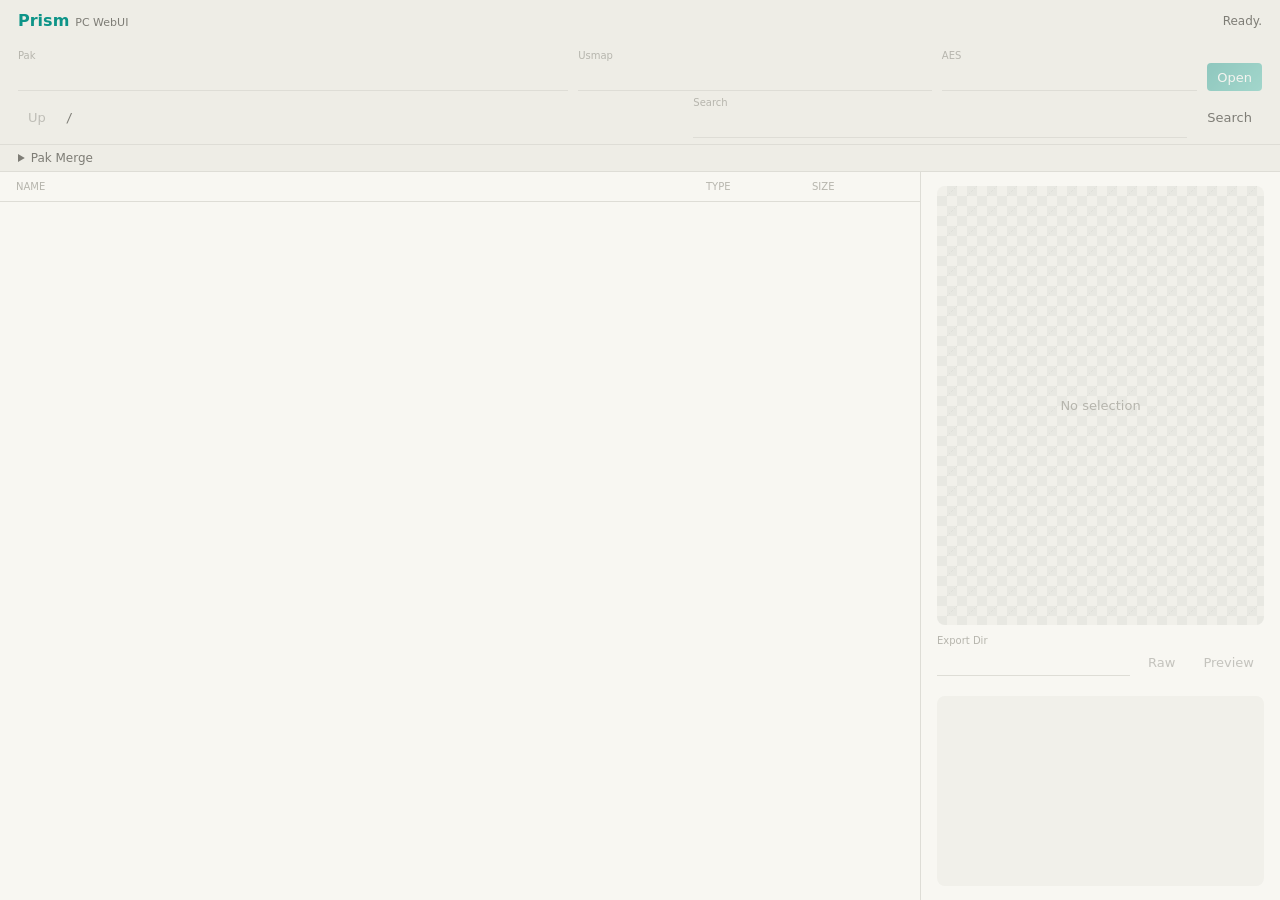
<file: Prism.PC/wwwroot/index.html>
<!doctype html>
<html lang="zh-CN">
<head>
  <meta charset="utf-8" />
  <meta name="viewport" content="width=device-width, initial-scale=1" />
  <title>Prism PC</title>
  <link rel="stylesheet" href="styles.css" />
</head>
<body>
  <div class="app">
    <header class="topbar">
      <div class="brand">
        <h1>Prism</h1>
        <span>PC WebUI</span>
      </div>
      <div id="status" class="status">Ready.</div>
    </header>
    <div class="progress"></div>

    <section class="toolbar">
      <div class="toolbar-row">
        <label class="path-field wide">
          <span>Pak</span>
          <input id="pakPath" autocomplete="off" spellcheck="false" />
        </label>
        <label class="path-field">
          <span>Usmap</span>
          <input id="usmapPath" autocomplete="off" spellcheck="false" />
        </label>
        <label class="path-field aes">
          <span>AES</span>
          <input id="aesKey" autocomplete="off" spellcheck="false" />
        </label>
        <button id="openPak" class="btn primary">Open</button>
      </div>

      <div class="toolbar-row compact">
        <button id="upFolder" class="btn" disabled>Up</button>
        <div id="currentPath" class="current-path">/</div>
        <label class="search-field">
          <span>Search</span>
          <input id="searchText" autocomplete="off" spellcheck="false" />
        </label>
        <button id="searchButton" class="btn">Search</button>
      </div>

      <details class="merge-box">
        <summary>Pak Merge</summary>
        <div class="merge-grid">
          <label class="path-field">
            <span>Second Pak</span>
            <input id="mergePakPath" autocomplete="off" spellcheck="false" />
          </label>
          <label class="path-field">
            <span>Output</span>
            <input id="mergeOutputPath" autocomplete="off" spellcheck="false" />
          </label>
          <label class="check">
            <input id="replaceConflicts" type="checkbox" checked />
            <span>Use second on conflict</span>
          </label>
          <label class="check">
            <input id="askConflicts" type="checkbox" checked />
            <span>Ask before conflict replace</span>
          </label>
          <label class="check">
            <input id="oodleCompression" type="checkbox" />
            <span>Oodle</span>
          </label>
          <button id="inspectMerge" class="btn">Inspect</button>
          <button id="buildMerge" class="btn primary">Build Merged</button>
        </div>
        <pre id="mergeResult" class="merge-result"></pre>
      </details>
    </section>

    <main class="main">
      <section class="browse">
        <div class="list-head">
          <span>Name</span>
          <span>Type</span>
          <span>Size</span>
        </div>
        <div id="entryList" class="list"></div>
      </section>

      <aside class="detail">
        <div class="preview-box">
          <div id="previewStage" class="preview-stage">
            <span class="preview-hint">No selection</span>
          </div>
        </div>
        <div class="detail-actions">
          <label class="path-field export">
            <span>Export Dir</span>
            <input id="exportDirectory" autocomplete="off" spellcheck="false" />
          </label>
          <button id="exportRaw" class="btn" disabled>Raw</button>
          <button id="exportPreview" class="btn" disabled>Preview</button>
        </div>
        <div class="selected-path" id="selectedPath"></div>
        <div id="details" class="details"></div>
      </aside>
    </main>
  </div>
  <script src="app.js"></script>
</body>
</html>
</file>
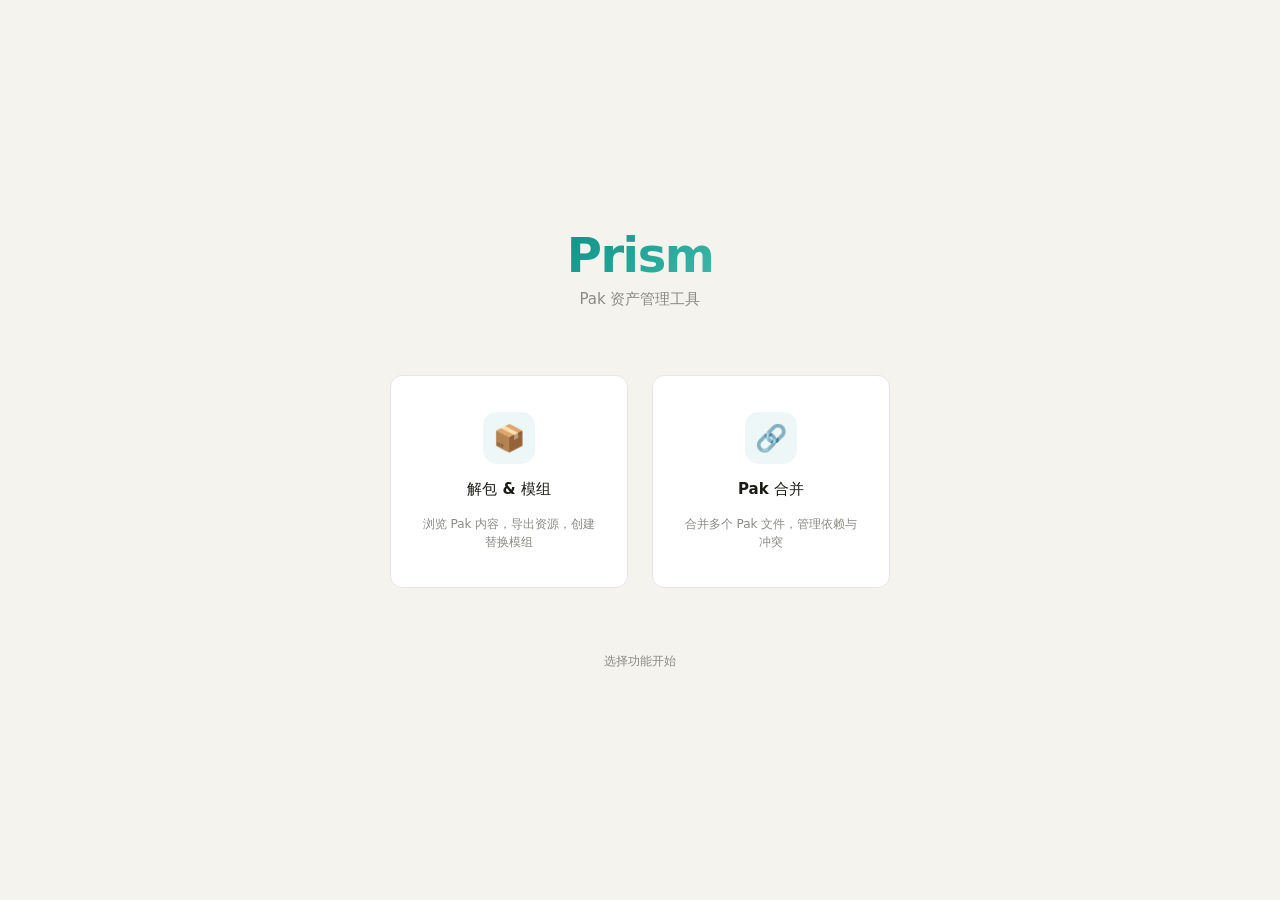
<file: Prism/Resources/mainwebview.html>
<!doctype html>
<html lang="zh-CN">

<head>
    <meta charset="utf-8" />
    <meta name="viewport" content="width=device-width, initial-scale=1.0, user-scalable=no, viewport-fit=cover" />
    <title>Prism</title>
    <style>
        /* ── 变量 ── */
        :root {
          --bg:      #f5f3ee;
          --surface: #faf9f6;
          --card:    #ffffff;
          --text:    #1a1a16;
          --text2:   #8a8982;
          --text3:   #bfbeb6;
          --divider: #e8e6e0;
          --radius:  12px;
          --radius-sm: 8px;
          --font:    "Noto Sans SC","HarmonyOS Sans","PingFang SC",system-ui,sans-serif;
          --mono:    "JetBrains Mono","Fira Code",monospace;
          --accent:    #0d9488;
          --accent-2:  #3cb8a8;
          --accent-l:  rgba(13,148,136,.07);
          --accent-g:  linear-gradient(135deg,#0d9488,#3cb8a8);
          --shadow-sm: 0 1px 3px rgba(0,0,0,.04);
          --shadow-md: 0 4px 16px rgba(0,0,0,.06);
        }
        
        * { box-sizing:border-box; min-width:0; margin:0; padding:0; }
        html { font-size:clamp(13px,2.5vw,15px); }
        body {
          color:var(--text); background:var(--bg);
          font-family:var(--font); font-weight:400; line-height:1.55;
          -webkit-font-smoothing:antialiased;
          height:100vh; height:100dvh; overflow:hidden;
        }
        button,input,select,textarea{ font:inherit; max-width:100%; }
        button{ cursor:pointer; border:0; background:none; color:inherit; font-weight:400; }
        input,select,textarea{ outline:none; border:1px solid var(--divider); border-radius:var(--radius-sm);
          background:var(--card); padding:8px 12px; font-size:13px; color:var(--text);
          transition:border-color .2s;
        }
        input:focus,select:focus,textarea:focus { border-color:var(--accent); }
        input::placeholder { color:var(--text3); }
        
        .app { width:100%; height:100vh; height:100dvh; max-width:1200px; margin:0 auto; display:flex; flex-direction:column; overflow:hidden; }
        
        /* ── 进度条 ── */
        .progress {
          flex:0 0 auto; height:0; overflow:hidden; background:transparent;
          transition:height .15s;
        }
        body.busy .progress { height:2px; }
        .progress::after {
          content:""; display:block; height:100%; width:30%;
          background:var(--accent); opacity:.5;
          animation:slide 1.2s ease-in-out infinite;
        }
        @keyframes slide { 0%{transform:translateX(-120%)} 50%{transform:translateX(100%)} 100%{transform:translateX(350%)} }
        
        /* ── 百分比进度条 ── */
        .progress.fake-pct-bar::after {
          animation: none;
          width: var(--pct, 0%);
          opacity: 0.8;
          transition: width 0.25s ease-out;
        }
        
        /* ── 视图切换 ── */
        .view { flex:1; display:flex; flex-direction:column; overflow:hidden; position:relative; }
        .view-hidden { display:none !important; }
        .view.slide-in  { animation:slideIn  .28s ease forwards; }
        .view.slide-out { animation:slideOut .28s ease forwards; pointer-events:none; }
        @keyframes slideIn  { from{ transform:translateX(60px); opacity:0; } to{ transform:translateX(0); opacity:1; } }
        @keyframes slideOut { from{ transform:translateX(0);    opacity:1; } to{ transform:translateX(-60px); opacity:0; } }
        
        /* ═══════════════════════ 主页 ═══════════════════════ */
        .home {
          flex:1; display:flex; flex-direction:column; align-items:center; justify-content:center;
          gap:64px; padding:10vh 24px; overflow-y:auto;
        }
        .home-brand { text-align:center; }
        .home-brand h1 {
          font-size:clamp(32px,6vw,48px); font-weight:550; letter-spacing:-.03em; line-height:1.1;
          background:var(--accent-g); -webkit-background-clip:text; -webkit-text-fill-color:transparent; background-clip:text;
        }
        .home-brand p { font-size:15px; color:var(--text2); margin-top:6px; }
        .home-cards { display:grid; grid-template-columns:1fr 1fr; gap:24px; width:100%; max-width:500px; }
        @media (max-width:500px) { .home-cards { grid-template-columns:1fr; max-width:300px; } }
        .home-card {
          display:flex; flex-direction:column; align-items:center; gap:14px;
          padding:36px 28px; background:var(--card); border-radius:var(--radius);
          border:1px solid var(--divider);
          text-align:center; cursor:pointer;
          transition:border-color .2s;
        }
        .home-card:hover { border-color:var(--accent-2); }
        .home-card .card-icon {
          width:52px; height:52px; border-radius:14px; display:grid; place-items:center;
          font-size:26px; background:var(--accent-l); color:var(--accent);
        }
        .home-card h3 { font-size:15px; font-weight:550; color:var(--text); }
        .home-card p { font-size:12px; color:var(--text2); line-height:1.5; max-width:200px; }
        .home-status { font-size:12px; color:var(--text2); text-align:center; }
        body.busy .home-status { color:var(--accent); }

        /* ═══════════════════════ 工作区 ═══════════════════════ */
        .ws-top {
          flex:0 0 auto; display:flex; align-items:center; gap:10px;
          padding:8px 18px; border-bottom:1px solid var(--divider);
        }
        .ws-top .back-btn {
          font-size:15px; color:var(--text3); width:28px; height:28px; display:grid; place-items:center;
          border-radius:var(--radius-sm); transition:color .15s, background .15s;
        }
        .ws-top .back-btn:hover { color:var(--accent); }
        .ws-top .ws-title { font-size:13px; font-weight:550; color:var(--text); }
        .ws-top .spacer { flex:1; }
        .ws-top .ws-status { font-size:10px; color:var(--text3); }
        body.busy .ws-status { color:var(--accent); }
        .ws-top .search-wrap { display:flex; align-items:center; gap:4px; }
        .ws-top .search-wrap input { width:110px; padding:4px 8px; font-size:11px; }

        /* 标签栏 */
        .ws-tabs {
          flex:0 0 auto; display:flex; align-items:center; gap:0;
          padding:6px 18px 0; font-size:12px;
        }
        .ws-tabs button {
          font-size:12px; color:var(--text2); padding:5px 14px;
          border-radius:var(--radius-sm) var(--radius-sm) 0 0;
          transition:color .15s; white-space:nowrap; flex-shrink:0;
        }
        .ws-tabs button.active { color:var(--accent); background:var(--card); font-weight:550; }
        .ws-tabs button:hover:not(.active) { color:var(--text); }
        .ws-tabs .spacer { flex:1; }
        .browse-actions { display:flex; align-items:center; gap:5px; padding-right:6px; }
        .browse-actions select { font-size:11px; padding:3px 6px; max-width:100px; }
        .browse-actions.hidden { display:none; }

        /* 主内容 */
        .ws-body { flex:1; display:flex; overflow:hidden; position:relative; background:var(--card); border-radius:0 var(--radius) var(--radius) var(--radius); }

        /* 配置面板 */
        .config-panel { flex:1; min-width:0; overflow-y:auto; padding:24px; }
        .config-panel.panel-hidden { display:none !important; }
        .config-card { max-width:480px; background:var(--bg); border-radius:var(--radius); padding:20px 24px; margin-bottom:0; }
        .config-section { margin-bottom:16px; }
        .config-section:last-child { margin-bottom:0; }
        .config-label { font-size:11px; font-weight:500; color:var(--text3); margin-bottom:6px; text-transform:uppercase; letter-spacing:.5px; }
        .config-row { display:flex; align-items:center; gap:10px; flex-wrap:wrap; }
        .config-card .chip { font-size:12px; color:var(--text2); padding:4px 10px; background:var(--card); border-radius:99px; white-space:nowrap; max-width:200px; overflow:hidden; text-overflow:ellipsis; }
        .config-card .chip.empty { color:var(--text3); }
        .config-actions { padding-top:4px; }
        .config-actions .btn-pri { padding:8px 24px; font-size:13px; }

        /* 浏览页 */
        .browse-panel { flex:1; min-width:0; display:flex; flex-direction:column; overflow:hidden; }
        .browse-panel.panel-hidden { display:none !important; }
        .pathbar {
          flex:0 0 auto; display:flex; align-items:center; gap:8px; flex-wrap:wrap;
          padding:8px 16px; border-bottom:1px solid var(--divider); font-size:12px;
        }
        .pathbar .path {
          flex:1; font-size:12px; color:var(--text3);
          overflow:hidden; text-overflow:ellipsis; white-space:nowrap; min-width:40px;
        }
        .pathbar select { font-size:11px; padding:5px 8px; max-width:130px; }
        .file-list { flex:1; overflow-y:auto; overflow-x:hidden; padding:6px 10px; -webkit-overflow-scrolling:touch; }
        .file-list::-webkit-scrollbar { width:4px; }
        .file-list::-webkit-scrollbar-track { background:transparent; }
        .file-list::-webkit-scrollbar-thumb { background:var(--divider); border-radius:99px; }

        .row {
          width:100%; display:flex; align-items:center; gap:10px;
          padding:10px 14px; border-radius:var(--radius-sm); text-align:left; position:relative;
          transition:background .15s;
        }
        .row:hover { background:var(--accent-l); }
        .row.selected { background:var(--accent-l); }
        .row.selected .info .name { color:var(--accent); }
        .row.selected::before {
          content:''; position:absolute; left:0; top:50%; transform:translateY(-50%);
          width:2px; height:20px; border-radius:99px; background:var(--accent);
        }
        .row .prefix { flex:0 0 auto; font-size:10px; font-weight:500; color:var(--text3); min-width:28px; text-align:center; }
        .row .thumb { flex:0 0 auto; width:38px; height:38px; object-fit:contain; border:1px solid var(--divider); border-radius:6px; background:#fff; }
        .row .info { flex:1; min-width:0; }
        .row .info .name { font-size:13px; font-weight:550; overflow:hidden; text-overflow:ellipsis; white-space:nowrap; }
        .row .info .meta { font-size:11px; color:var(--text3); margin-top:2px; }
        .row .type-tag { flex:0 0 auto; font-size:10px; color:var(--text3); }

        /* 底部预览面板 */
        .preview-sheet {
          flex:0 0 auto;
          background:var(--card); border-top:1px solid var(--divider);
          box-shadow:0 -4px 20px rgba(0,0,0,.06);
          max-height:48px; overflow:hidden;
          transition:max-height .35s cubic-bezier(0.16,1,0.3,1);
          display:flex; flex-direction:column;
        }
        .preview-sheet.open { max-height:max(200px,38vh); }
        .preview-sheet.collapsed { max-height:0; border-top:none; box-shadow:none; }
        .preview-sheet-header {
          flex:0 0 auto; display:flex; align-items:center; gap:10px;
          padding:10px 16px; border-bottom:1px solid var(--divider);
          user-select:none; -webkit-user-select:none;
          touch-action:none;
        }
        .preview-sheet-header .sheet-handle {
          width:32px; height:4px; background:var(--divider); border-radius:99px;
          flex:0 0 auto;
        }
        .preview-sheet-header .sheet-title { font-size:13px; font-weight:550; flex:1; overflow:hidden; text-overflow:ellipsis; white-space:nowrap; }
        .preview-sheet-header .sheet-close {
          font-size:18px; color:var(--text2); width:30px; height:30px; display:grid; place-items:center;
          border-radius:var(--radius-sm); transition:color .15s, background .15s;
          flex:0 0 auto;
        }
        .preview-sheet-header .sheet-close:hover { color:var(--accent); background:var(--accent-l); }
        .preview-sheet-body {
          flex:1 1 auto; display:flex; flex-direction:column; gap:8px; padding:8px 12px; overflow:hidden; min-height:0;
        }
        .preview-sheet-body .preview-img {
          flex:1 1 auto; min-height:120px; display:grid; place-items:center;
          background:var(--bg); border-radius:var(--radius-sm); overflow:hidden; position:relative;
          touch-action:manipulation;
        }
        .preview-sheet-body .preview-img img { max-width:100%; max-height:100%; object-fit:contain; user-select:none; }
        .preview-sheet-body .preview-meta { flex:0 0 auto; display:flex; gap:16px; flex-wrap:wrap; padding:4px 6px; }
        .preview-sheet-body .preview-meta .meta-line { font-size:11px; color:var(--text2); }
        .preview-sheet-footer {
          flex:0 0 auto; display:flex; gap:6px; flex-wrap:wrap; padding:8px 16px 12px; border-top:1px solid var(--divider);
        }

        /* 替换页 */
        .patch-panel { flex:1; min-width:0; display:flex; flex-direction:column; overflow:hidden; }
        .patch-panel.panel-hidden { display:none !important; }
        .patch-top { flex:0 0 auto; display:flex; align-items:center; gap:8px; padding:10px 16px; border-bottom:1px solid var(--divider); flex-wrap:wrap; }
        .patch-top .title { flex:1; font-size:14px; font-weight:550; }
        .patch-top .title span { font-size:11px; color:var(--text2); font-weight:400; }
        .patch-body { flex:1; display:flex; overflow:hidden; }
        .patch-list { flex:0 0 240px; overflow-y:auto; padding:6px 8px; border-right:1px solid var(--divider); -webkit-overflow-scrolling:touch; }
        .patch-item {
          width:100%; display:flex; flex-direction:column; gap:2px;
          padding:10px 12px; border-radius:var(--radius-sm); text-align:left; position:relative;
          transition:background .15s;
        }
        .patch-item:active { background:rgba(0,0,0,.015); transition:background .04s; }
        .patch-item:hover { background:var(--accent-l); }
        .patch-item.active { background:var(--accent-l); }
        .patch-item.active strong { color:var(--accent); }
        .patch-item.active::before { content:''; position:absolute; left:0; top:50%; transform:translateY(-50%); width:2px; height:20px; border-radius:99px; background:var(--accent); }
        .patch-item strong { font-size:12px; font-weight:550; overflow:hidden; text-overflow:ellipsis; white-space:nowrap; }
        .patch-item .meta { font-size:10px; color:var(--text2); }
        .patch-st { font-size:9px; color:var(--text2); }
        .patch-st.ok { color:var(--accent); }
        .patch-st.err { color:#b43a2a; }
        .patch-detail { flex:1; min-width:0; display:flex; flex-direction:column; gap:10px; padding:14px 16px; overflow-y:auto; }
        .patch-previews { display:grid; grid-template-columns:1fr 1fr; gap:10px; }
        .patch-card { min-height:160px; display:flex; flex-direction:column; gap:6px; padding:10px; border-radius:var(--radius-sm); background:var(--bg); overflow:hidden; }
        .patch-card strong { font-size:10px; color:var(--text3); font-weight:400; text-transform:uppercase; letter-spacing:.04em; }
        .patch-card .frame { flex:1; min-height:0; display:grid; place-items:center; overflow:hidden; }
        .patch-card .frame img { max-width:100%; max-height:100%; object-fit:contain; }
        .patch-card .frame audio { max-width:100%; }

        /* ═══════════════════════ 按钮 ═══════════════════════ */
        .btn {
          display:inline-flex; align-items:center; justify-content:center; gap:4px;
          padding:6px 12px; border-radius:var(--radius-sm);
          font-size:12px; font-weight:400; white-space:nowrap; color:var(--text2);
          background:var(--bg); transition:color .15s, background .1s;
        }
        .btn:hover { color:var(--text); background:var(--accent-l); }
        .btn-pri { color:#fff; background:var(--accent); }
        .btn-pri:hover { background:var(--accent-2); }
        .btn-pri:disabled { background:var(--divider); color:var(--text3); pointer-events:none; }
        .btn-acc { color:var(--accent); background:var(--accent-l); }
        .btn-acc:hover { color:#fff; background:var(--accent); }
        .btn:disabled { color:var(--text3); pointer-events:none; background:var(--bg); }
        .btn-sm { font-size:11px; padding:4px 10px; }
        .btn-xs { font-size:10px; padding:3px 8px; }
        .inline-label {
          display:inline-flex; align-items:center; gap:4px; cursor:pointer;
          font-size:11px; color:var(--text2); white-space:nowrap;
        }
        .inline-label input[type="checkbox"] { width:15px; height:15px; accent-color:var(--accent); }

        /* ═══════════════════════ 合并页 ═══════════════════════ */
        .merge-page {
          flex:1; display:flex; flex-direction:column; overflow-y:auto; padding:36px 24px;
        }
        .merge-header { display:flex; align-items:center; gap:12px; margin-bottom:32px; }
        .merge-header .back-btn {
          font-size:16px; color:var(--text3); width:30px; height:30px; display:grid; place-items:center;
          border-radius:var(--radius-sm); transition:color .15s;
        }
        .merge-header .back-btn:hover { color:var(--accent); }
        .merge-header h2 { font-size:18px; font-weight:550; }
        .merge-card {
          max-width:480px; width:100%; margin:0 auto;
          background:var(--card); border:1px solid var(--divider); border-radius:var(--radius);
          padding:28px; box-shadow:var(--shadow-sm);
          display:flex; flex-direction:column; gap:16px;
        }
        .merge-card label { font-size:12px; color:var(--text2); display:flex; flex-direction:column; gap:4px; }
        .merge-card label span { font-weight:550; color:var(--text); }
        .merge-card .chip-row { display:flex; align-items:center; gap:8px; flex-wrap:wrap; }
        .merge-card .chip { font-size:12px; color:var(--text2); padding:4px 10px; background:var(--bg); border-radius:99px; }
        .merge-card .chip.empty { color:var(--text3); }
        .merge-card .actions { display:flex; gap:8px; align-items:center; padding-top:8px; }
        .merge-card .actions .spacer { flex:1; }

        /* ═══════════════════════ 通用 ═══════════════════════ */
        .empty-big { padding:48px 16px; text-align:center; color:var(--text3); font-size:13px; }
        .hint { padding:16px; text-align:center; color:var(--text3); font-size:11px; }
        .err-msg { padding:8px 12px; color:#b43a2a; font-size:10px; background:rgba(180,58,42,.05); border-radius:6px; overflow-wrap:anywhere; }
        .diagnostics { flex:0 0 auto; }
        .diagnostics summary { font-size:10px; color:var(--text3); cursor:pointer; padding:4px 0; }
        .diagnostics-log { max-height:70px; overflow:auto; font-family:var(--mono); font-size:9px; color:var(--text2); white-space:pre-wrap; overflow-wrap:anywhere; line-height:1.4; }
        .diagnostics-log::-webkit-scrollbar { width:3px; }
        .diagnostics-log::-webkit-scrollbar-thumb { background:var(--divider); border-radius:99px; }
        .spinner { width:22px; height:22px; border:2px solid var(--divider); border-top-color:var(--accent); border-radius:99px; animation:spin .6s linear infinite; }
        @keyframes spin { to{transform:rotate(360deg)} }
        @keyframes flashConfirm { 0%{color:var(--accent);background:var(--accent-l)} 100%{color:var(--text2);background:transparent} }
        .btn-flash { animation:flashConfirm .35s ease; }

        /* 滚动条 */
        .patch-list::-webkit-scrollbar,.patch-detail::-webkit-scrollbar,.preview-sheet-body::-webkit-scrollbar { width:4px; }
        .patch-list::-webkit-scrollbar-track,.patch-detail::-webkit-scrollbar-track,.preview-sheet-body::-webkit-scrollbar-track { background:transparent; }
        .patch-list::-webkit-scrollbar-thumb,.patch-detail::-webkit-scrollbar-thumb,.preview-sheet-body::-webkit-scrollbar-thumb { background:var(--divider); border-radius:99px; }

        /* Locres / Material 编辑器 */
        .patch-editor { display:grid; gap:10px; min-height:0; overflow:auto; }
        .patch-editor .locres-row { display:grid; grid-template-columns:minmax(0,.9fr) minmax(0,1.2fr); gap:8px; align-items:start; border:1px solid var(--divider); border-radius:var(--radius-sm); padding:10px; background:var(--bg); }
        .patch-editor .locres-row .key { font-size:11px; color:var(--text2); overflow-wrap:anywhere; }
        .patch-editor textarea { width:100%; resize:vertical; border:1px solid var(--divider); border-radius:var(--radius-sm); padding:8px; background:var(--card); color:var(--text); font-size:12px; font-family:var(--font); }
        .material-row { display:grid; grid-template-columns:minmax(100px,.7fr) minmax(140px,1fr); gap:8px; align-items:center; border:1px solid var(--divider); border-radius:var(--radius-sm); padding:10px; background:var(--bg); font-size:11px; }
        .material-row input,.material-row select { padding:5px 8px; font-size:12px; width:100%; }
        .material-row .vec-grid { display:grid; grid-template-columns:repeat(4,minmax(0,1fr)); gap:4px; }

        /* ── 响应式 ── */
        @media (max-width:699px) {
          body { overflow:hidden; height:100vh; height:100dvh; }
          .app { height:100vh; height:100dvh; overflow:hidden; }
          .home { padding:36px 16px; gap:32px; }
          .home-cards { max-width:100%; }
          .home-card { padding:28px 20px; }
          .ws-body { flex-direction:column; border-radius:0; }
          .preview-sheet.open { max-height:max(180px,35vh); }
          .preview-sheet-body .preview-img { min-height:100px; }
          .patch-body { flex-direction:column; }
          .patch-list { flex:none; max-height:160px; border-right:0; border-bottom:1px solid var(--divider); }
          .patch-previews { grid-template-columns:1fr; }
          .patch-card { min-height:120px; }
          .merge-card { max-width:100%; }
          .ws-top { gap:4px; padding:6px 10px; }
          .ws-top .search-wrap input { width:100px; }
          .pathbar { padding:6px 10px; gap:4px; }
          .row { padding:12px 12px; }
          .btn { font-size:13px; padding:8px 14px; }
          .btn-sm { font-size:12px; padding:6px 12px; }
        }
        @media (min-width:700px) and (max-width:960px) {
          .patch-list { flex:0 0 200px; }
        }
        @media (min-width:1200px) {
          .patch-list { flex:0 0 280px; }
        }
    </style>
</head>

<body>
    <div class="app">
        <div class="progress"></div>

        <!-- ═══════════ 主页 ═══════════ -->
        <div id="homeView" class="home view">
            <div class="home-brand">
                <h1>Prism</h1>
                <p>Pak 资产管理工具</p>
            </div>
            <div class="home-cards">
                <div class="home-card" onclick="navigateTo('workspace')">
                    <div class="card-icon">📦</div>
                    <h3>解包 &amp; 模组</h3>
                    <p>浏览 Pak 内容，导出资源，创建替换模组</p>
                </div>
                <div class="home-card" onclick="navigateTo('merge')">
                    <div class="card-icon">🔗</div>
                    <h3>Pak 合并</h3>
                    <p>合并多个 Pak 文件，管理依赖与冲突</p>
                </div>
            </div>
            <div id="homeStatus" class="home-status">选择功能开始</div>
        </div>

        <!-- ═══════════ 工作区（解包 & 模组） ═══════════ -->
        <div id="workspaceView" class="view view-hidden">
            <!-- 顶栏 -->
            <div class="ws-top">
                <button class="back-btn" onclick="navigateTo('home')" title="返回主页">←</button>
                <span class="ws-title">解包 &amp; 模组</span>
                <span class="spacer"></span>
                <span id="wsStatus" class="ws-status">就绪</span>
                <span class="search-wrap">
                    <input id="search" autocomplete="off" spellcheck="false" placeholder="搜索..." />
                    <button class="btn btn-sm" onclick="search()">搜索</button>
                </span>
            </div>

            <!-- 标签栏 -->
            <div class="ws-tabs">
                <button id="configTab" class="active" onclick="switchTab('config')">配置</button>
                <button id="browseTab" onclick="switchTab('browse')">浏览</button>
                <button id="patchTab" onclick="switchTab('patch')">替换</button>
                <span class="spacer"></span>
                <span class="browse-actions hidden" id="browseActions">
                    <select id="folderExportKind" aria-label="文件夹导出类型">
                        <option value="raw">Raw</option>
                        <option value="model">Models GLB+FBX</option>
                        <option value="texture">Textures PNG</option>
                        <option value="audio">Audio WAV</option>
                        <option value="blueprint">Blueprint CPP</option>
                    </select>
                    <button id="exportFolderBtn" class="btn btn-sm" onclick="exportCurrentFolder()" disabled>导出</button>
                    <button id="addFolderPatchBtn" class="btn btn-acc btn-sm" onclick="native('addFolderToPatchPak')" disabled>加入替换</button>
                </span>
            </div>

            <!-- 主内容 -->
            <div class="ws-body">

                <!-- 配置面板 -->
                <div id="configPanel" class="config-panel">
                    <div class="config-card">
                        <div class="config-section">
                            <div class="config-label">Pak 文件</div>
                            <div class="config-row">
                                <button class="btn btn-sm" onclick="native('pickPak')">选择 Pak</button>
                                <span id="tbPak" class="chip empty">未选择</span>
                            </div>
                        </div>
                        <div class="config-section">
                            <div class="config-label">Usmap 映射</div>
                            <div class="config-row">
                                <button class="btn btn-sm" onclick="native('pickUsmap')">选择 Usmap</button>
                                <span id="tbUsmap" class="chip empty">未选择</span>
                            </div>
                        </div>
                        <div class="config-section">
                            <div class="config-label">AES 密钥</div>
                            <div class="config-row">
                                <input id="aesKey" autocomplete="off" spellcheck="false" placeholder="如需解密请填写" style="width:100%;max-width:280px;" />
                            </div>
                        </div>
                        <div class="config-actions">
                            <button class="btn btn-pri" onclick="openPak()">打开 Pak</button>
                        </div>
                    </div>
                    <div class="config-card" style="margin-top:12px;">
                        <div class="config-label" style="margin-bottom:8px;">工具</div>
                        <div class="config-row" style="gap:8px;">
                            <button id="exportLogBtn" class="btn btn-sm" onclick="native('exportLog')">导出日志</button>
                            <button id="checkUpdateBtn" class="btn btn-sm" onclick="native('checkUpdate')">检查更新</button>
                        </div>
                    </div>
                </div>

                <!-- 浏览面板 -->
                <div id="browsePanel" class="browse-panel panel-hidden">
                    <div class="pathbar">
                        <button class="btn btn-sm" onclick="native('up')">上级</button>
                        <span id="path" class="path">/</span>
                    </div>
                    <div id="list" class="file-list"></div>

                    <!-- 底部预览面板 -->
                    <div id="previewSheet" class="preview-sheet">
                        <div class="preview-sheet-header" id="previewHeader">
                            <span class="sheet-handle"></span>
                            <span class="sheet-title" id="sheetTitle">未选择</span>
                            <button class="sheet-close" onclick="closePreview()">×</button>
                        </div>
                        <div class="preview-sheet-body">
                            <div class="preview-img" id="previewImgBox">
                                <div id="previewContent"><div id="preview"></div><div class="hint" id="previewHint">选择纹理资产以预览</div></div>
                            </div>
                            <div class="preview-meta" id="previewMeta"></div>
                        </div>
                        <div class="preview-sheet-footer">
                            <button id="exportRaw" class="btn btn-sm" onclick="native('exportRaw')" disabled>导出原始</button>
                            <button id="exportPng" class="btn btn-sm" onclick="native('exportTyped')" disabled>导出</button>
                            <button id="addPatchPak" class="btn btn-acc btn-sm" onclick="native('addSelectedToPatchPak')" disabled>加入替换</button>
                        </div>
                    </div>
                </div>

                <!-- 替换面板 -->
                <div id="patchPanel" class="patch-panel panel-hidden">
                    <div class="patch-top">
                        <div class="title">替换任务 <span id="patchStats">暂无资源</span></div>
                        <label class="inline-label">
                            <input id="oodleCompression" type="checkbox" onchange="setOodleCompression(this.checked)" />
                            <span>Oodle 压缩</span>
                        </label>
                        <button id="buildPatchBtn" class="btn btn-pri btn-sm" onclick="buildPatchPak()" disabled>构建 Pak</button>
                    </div>
                    <div class="patch-body">
                        <div class="patch-list" id="patchList"></div>
                        <div class="patch-detail" id="patchDetail">
                            <div class="hint">从左侧选择替换项查看预览</div>
                        </div>
                    </div>
                </div>
            </div>

            <!-- 诊断 -->
            <details class="diagnostics" style="padding:4px 16px;border-top:1px solid var(--divider);background:var(--surface);">
                <summary>诊断</summary>
                <div id="diagnostics" class="diagnostics-log">暂无诊断信息</div>
            </details>
        </div>

        <!-- ═══════════ 合并页 ═══════════ -->
        <div id="mergeView" class="view view-hidden">
            <div class="merge-page">
                <div class="merge-header">
                    <button class="back-btn" onclick="navigateTo('home')" title="返回主页">←</button>
                    <h2>Pak 合并</h2>
                </div>
                <div class="merge-card">
                    <label><span>主 Pak</span>
                        <span id="mPak" class="chip empty" style="display:inline-block;margin-top:4px;">未选择</span>
                    </label>
                    <button class="btn btn-sm" onclick="native('pickPak')" style="align-self:flex-start;">选择主 Pak</button>

                    <label><span>合并 Pak</span>
                        <span id="mMerge" class="chip empty" style="display:inline-block;margin-top:4px;">未选择</span>
                    </label>
                    <button class="btn btn-sm" onclick="native('pickMergePak')" style="align-self:flex-start;">选择合并 Pak</button>

                    <label><span>AES 密钥</span>
                        <input id="mAesKey" autocomplete="off" spellcheck="false" placeholder="如需解密请填写" style="width:100%;" />
                    </label>

                    <label class="inline-label" id="mergeAskLabel">
                        <input id="mergeAsk" type="checkbox" />
                        <span>替换前询问</span>
                    </label>

                    <div class="actions" style="margin-top:8px;">
                        <button id="mergeBtn" class="btn btn-pri" onclick="mergePakInline()" disabled>执行合并</button>
                        <span class="spacer"></span>
                        <span id="mergeStatus" style="font-size:11px;color:var(--text2);">就绪</span>
                    </div>
                </div>
            </div>
        </div>
    </div>

    <script>
        /* ── 兼容补丁 ── */
        if(!Element.prototype.replaceChildren){ Element.prototype.replaceChildren=function(){ while(this.firstChild) this.removeChild(this.firstChild); }; }
        
        /* ── 状态 ── */
        var pakPath='', usmapPath='', mergePakPath='', mergePakName='', aesKey='', currentPath='/';
        var entries=[], selectedEntry=null;
        var patchItems=[], selectedPatchIndex=-1;
        var canExportRaw=false, canExportTyped=false, canExportFolder=false;
        var canAddToPatchPak=false, canAddFolderToPatchPak=false;
        var canBuildPatchPak=false, canMergePak=false;
        var useOodleCompression=false;
        try { useOodleCompression=localStorage.getItem('prism.oodleCompression')==='true'; } catch(e){}
        var exportLabel='导出';
        var oodleStatus='Oodle native not checked.';
        var previewScale=1, previewPanX=0, previewPanY=0;
        var currentView='home';
        var previewPointerId=null, previewLastX=0, previewLastY=0, pinchDist0=0, pinchScale0=1;
        
        /* ── 导航 ── */
        function navigateTo(view){
          var from=document.getElementById({home:'homeView',workspace:'workspaceView',merge:'mergeView'}[currentView]);
          var to=document.getElementById({home:'homeView',workspace:'workspaceView',merge:'mergeView'}[view]);
          if(!from||!to||from===to) return;
          currentView=view;
          from.classList.add('view-hidden');
          to.classList.remove('view-hidden');
          setTimeout(function(){ try { render(); } catch(e) { addDebugLog('渲染错误: '+e.message); } }, 20);
        }
        
        /* ── 标签切换 ── */
        function switchTab(tab){
          document.getElementById('configPanel').classList.toggle('panel-hidden',tab!=='config');
          document.getElementById('browsePanel').classList.toggle('panel-hidden',tab!=='browse');
          document.getElementById('patchPanel').classList.toggle('panel-hidden',tab!=='patch');
          document.getElementById('configTab').classList.toggle('active',tab==='config');
          document.getElementById('browseTab').classList.toggle('active',tab==='browse');
          document.getElementById('patchTab').classList.toggle('active',tab==='patch');
          document.getElementById('browseActions').classList.toggle('hidden',tab!=='browse');
          var s=document.getElementById('previewSheet');
          s.style.height=''; s.style.maxHeight=''; s.classList.remove('open','collapsed');
          render();
        }
        
        /* ── 预览面板 ── */
        function openPreview(){
          var s=document.getElementById('previewSheet');
          var cur=s.getBoundingClientRect().height;
          s.style.height='';
          s.style.maxHeight=cur+'px';
          s.style.transition='';
          void s.offsetHeight;
          s.style.maxHeight='';
          s.classList.add('open'); s.classList.remove('collapsed');
        }
        function closePreview(){
          var s=document.getElementById('previewSheet');
          s.style.height=''; s.style.maxHeight=''; s.classList.remove('open'); s.classList.add('collapsed');
        }

        /* ── 预览面板拖拽手势 ── */
        function initPreviewDrag(){
          var sheet=document.getElementById('previewSheet');
          if(!sheet)return;
          var startY=0,startH=0,dragging=false,onImage=false;
          sheet.addEventListener('touchstart',function(e){
            onImage=!!(e.target.closest('.preview-img')||e.target.closest('.sheet-close'));
            if(onImage||e.touches.length!==1){dragging=false;return}
            startY=e.touches[0].clientY;
            startH=sheet.getBoundingClientRect().height;
            dragging=false;
          },{passive:true});
          sheet.addEventListener('touchmove',function(e){
            if(onImage||e.touches.length!==1)return;
            var dy=e.touches[0].clientY-startY;
            if(!dragging&&Math.abs(dy)<2)return;
            if(!dragging){dragging=true;sheet.style.transition='none';sheet.style.maxHeight='none'}
            e.preventDefault();
            var maxH=sheet.parentElement.getBoundingClientRect().height-8;
            var h=Math.max(0,Math.min(maxH,startH-dy));
            sheet.style.height=h+'px';
            sheet.classList.remove('open','collapsed');
          },{passive:false});
          sheet.addEventListener('touchend',function(){
            if(onImage||!dragging)return;
            dragging=false;
            var finalH=sheet.getBoundingClientRect().height;
            sheet.style.transition='';
            sheet.style.maxHeight='none';
            sheet.style.height=finalH+'px';
            sheet.classList.remove('open','collapsed');
          });
        }
        
        /* ── Bridge ── */
        function native(action, payload){
          payload = payload || {};
          var encoded = encodeURIComponent(JSON.stringify(payload));
          location.href = 'paktool://'+action+'?payload='+encoded+'&t='+Date.now();
        }
        function openPak(){ native('openPak', { aesKey: document.getElementById('aesKey').value }); }
        function search(){ native('search', { query: document.getElementById('search').value }); }
        function exportCurrentFolder(){ native('exportFolder', { kind: document.getElementById('folderExportKind').value||'raw' }); }
        function setOodleCompression(v){ useOodleCompression=!!v; try { localStorage.setItem('prism.oodleCompression',useOodleCompression?'true':'false'); } catch(e){} }
        function buildPatchPak(){ native('buildPatchPak',{ useOodleCompression:!!useOodleCompression }); }
        function mergePakInline(){
          native('mergePak',{
            askBeforeReplace: !!(document.getElementById('mergeAsk')||{}).checked,
            useOodleCompression: !!useOodleCompression,
            aesKey: (document.getElementById('mAesKey')||{}).value || (document.getElementById('aesKey')||{}).value || ''
          });
        }
        document.addEventListener('DOMContentLoaded',function(){
          var s=document.getElementById('search'); if(s) s.addEventListener('keydown',function(e){ if(e.key==='Enter') search(); });
        });
        
        /* ── PakToolUI ── */
        window.PakToolUI = {
          applyState: function(next) {
            if(next.busy!==undefined) document.body.classList.toggle('busy',!!next.busy);
            if(next.status!==undefined){
              var s=next.status||'就绪';
              document.getElementById('wsStatus')&&(document.getElementById('wsStatus').textContent=s);
              document.getElementById('homeStatus')&&(document.getElementById('homeStatus').textContent=s);
            }
            if(next.currentPath!==undefined) currentPath=next.currentPath||'/';
            if(next.pakName!==undefined) pakPath=next.pakName||'';
            if(next.mergePakName!==undefined) mergePakName=next.mergePakName||'';
            if(next.usmapName!==undefined) usmapPath=next.usmapName||'';
            if(next.aesKey!==undefined) { aesKey=next.aesKey||''; var ak=document.getElementById('aesKey'); if(ak) ak.value=aesKey; var mak=document.getElementById('mAesKey'); if(mak) mak.value=aesKey; }
            if(next.entries!==undefined) entries=next.entries||[];
            if(next.selectedEntry!==undefined) selectedEntry=next.selectedEntry;
            if(next.patchItems!==undefined) patchItems=next.patchItems||[];
            if(next.selectedPatchItemId!==undefined){
              var idx=patchItems.findIndex(function(x){return x.id===next.selectedPatchItemId;});
              selectedPatchIndex=idx>=0?idx:-1;
            }
            if(next.selectedPatchIndex!==undefined) selectedPatchIndex=next.selectedPatchIndex;
            if(next.canExportRaw!==undefined) canExportRaw=!!next.canExportRaw;
            if(next.canExportTyped!==undefined) canExportTyped=!!next.canExportTyped;
            if(next.canExportFolder!==undefined) canExportFolder=!!next.canExportFolder;
            if(next.canAddToPatchPak!==undefined) canAddToPatchPak=!!next.canAddToPatchPak;
            if(next.canAddFolderToPatchPak!==undefined) canAddFolderToPatchPak=!!next.canAddFolderToPatchPak;
            if(next.canBuildPatchPak!==undefined) canBuildPatchPak=!!next.canBuildPatchPak;
            if(next.canMergePak!==undefined) canMergePak=!!next.canMergePak;
            if(next.exportLabel!==undefined) exportLabel=next.exportLabel||'导出';
            if(next.useOodleCompression!==undefined) useOodleCompression=!!next.useOodleCompression;
            if(next.oodleStatus!==undefined) oodleStatus=next.oodleStatus||'';
            if(next.diagnostics!==undefined){
              var lines=next.diagnostics||[];
              var d=document.getElementById('diagnostics');
              if(d) d.textContent=lines.length?'Oodle: '+oodleStatus+'\n'+lines.join('\n'):'Oodle: '+oodleStatus;
            }
            render();
          }
        };
        
        /* ── 渲染 ── */
        function render(){
          if(currentView==='home'){ renderHomeStatus(); return; }
          if(currentView==='merge'){ renderMergePage(); return; }
          renderPath();
          renderToolbar();
          renderList();
          renderDetail();
          renderPreview();
          renderPatchList();
          renderPatchDetail();
          renderPatchStats();
          renderTabBadge();
          renderBuildBtn();
        }
        
        function renderHomeStatus(){
          var el=document.getElementById('homeStatus');
          if(el){
            if(!pakPath) el.textContent='选择功能开始';
            else if(document.body.classList.contains('busy')) el.textContent='处理中...';
            else el.textContent='Pak: '+(pakPath.split(/[\\/]/).pop()||pakPath);
          }
        }
        
        function renderMergePage(){
          var pEl=document.getElementById('mPak');
          if(pEl){
            if(pakPath){ pEl.textContent=pakPath.split(/[\\/]/).pop()||pakPath; pEl.classList.remove('empty'); }
            else{ pEl.textContent='未选择'; pEl.classList.add('empty'); }
          }
          var mEl=document.getElementById('mMerge');
          if(mEl){
            if(mergePakName){ mEl.textContent=mergePakName.split(/[\\/]/).pop()||mergePakName; mEl.classList.remove('empty'); }
            else{ mEl.textContent='未选择'; mEl.classList.add('empty'); }
          }
          var btn=document.getElementById('mergeBtn');
          if(btn) btn.disabled=!canMergePak||document.body.classList.contains('busy');
          var st=document.getElementById('mergeStatus');
          if(st){
            if(document.body.classList.contains('busy')) st.textContent='处理中...';
            else if(canMergePak) st.textContent='可合并';
            else st.textContent='就绪';
          }
        }
        
        function renderPath(){ var el=document.getElementById('path'); if(el) el.textContent=currentPath||'/'; }
        function renderToolbar(){
          var p=document.getElementById('tbPak'), u=document.getElementById('tbUsmap');
          if(p){
            if(pakPath){ p.textContent=pakPath.split(/[\\/]/).pop()||pakPath; p.classList.remove('empty'); }
            else{ p.textContent='未选择'; p.classList.add('empty'); }
          }
          if(u){
            if(usmapPath){ u.textContent=usmapPath.split(/[\\/]/).pop()||usmapPath; u.classList.remove('empty'); }
            else{ u.textContent='未选择'; u.classList.add('empty'); }
          }
        }
        function renderBuildBtn(){ var btn=document.getElementById('buildPatchBtn'); if(btn) btn.disabled=!canBuildPatchPak||document.body.classList.contains('busy'); }
        function renderTabBadge(){
          var tab=document.getElementById('patchTab');
          if(tab){ var n=patchItems?patchItems.length:0; tab.textContent=n>0?'替换 ('+n+')':'替换'; }
        }
        
        /* ── 列表渲染 ── */
        function entryKindMeta(entry){
          var kind=String(entry.kind||(entry.isDirectory?'folder':entry.extension||'file')).toLowerCase();
          var ext=String(entry.extension||'').replace('.','').toLowerCase();
          if(entry.isDirectory||kind==='folder') return {icon:'DIR',label:'Folder',color:'#5b4636',bg:'#f2dfc3'};
          if(kind.indexOf('texture')>=0||kind==='image'||['png','jpg','jpeg','bmp','tga','dds'].indexOf(ext)>=0) return {icon:'IMG',label:'Texture',color:'#1f6feb',bg:'rgba(31,111,235,.13)'};
          if(kind==='audio'||['wav','ogg','wem','binka','opus','at9'].indexOf(ext)>=0) return {icon:'AUD',label:'Audio',color:'#16803c',bg:'rgba(22,128,60,.13)'};
          if(kind==='video'||['mp4','webm','m4v','mov','bk2','bik'].indexOf(ext)>=0) return {icon:'VID',label:'Video',color:'#b45309',bg:'rgba(180,83,9,.15)'};
          if(kind==='model') return {icon:'3D',label:'Model',color:'#6f42c1',bg:'rgba(111,66,193,.14)'};
          if(kind==='material') return {icon:'MAT',label:'Material',color:'#7c3aed',bg:'rgba(124,58,237,.13)'};
          if(kind==='blueprint') return {icon:'BP',label:'Blueprint',color:'#0969da',bg:'rgba(9,105,218,.14)'};
          if(kind==='locres'||ext==='locres') return {icon:'LOC',label:'Locres',color:'#0f766e',bg:'rgba(15,118,110,.14)'};
          if(entry.isAssetPackage) return {icon:'UE',label:'UAsset',color:'#5f3dc4',bg:'rgba(95,61,196,.12)'};
          return {icon:(ext||'FILE').toUpperCase().slice(0,4),label:ext?ext.toUpperCase():'File',color:'#57606a',bg:'rgba(87,96,106,.12)'};
        }
        function formatSize(b){ if(b==null)return''; if(b<1024)return b+' B'; if(b<1048576)return(b/1024).toFixed(1)+' KB'; if(b<1073741824)return(b/1048576).toFixed(1)+' MB'; return(b/1073741824).toFixed(2)+' GB'; }
        function renderList(){
          var list=document.getElementById('list');
          if(!list) return;
          if(!entries||!entries.length){ list.innerHTML='<div class="empty-big">打开 Pak 文件以浏览内容</div>'; return; }
          list.replaceChildren();
          for(var i=0;i<entries.length;i++){
            var e=entries[i], meta=entryKindMeta(e);
            var row=document.createElement('button');
            row.className='row';
            if(selectedEntry&&selectedEntry.path===e.path) row.classList.add('selected');
            row.onclick=(function(idx){ return function(){ native('entry',{index:idx}); }; })(e.index!==undefined?e.index:i);
        
            var prefix=document.createElement('span');
            prefix.className='prefix'; prefix.textContent=meta.icon;
            row.appendChild(prefix);
        
            if(e.thumbnailUrl){
              var thumb=document.createElement('img');
              thumb.className='thumb'; thumb.src=e.thumbnailUrl; thumb.alt='';
              row.appendChild(thumb);
            }
        
            var info=document.createElement('div'); info.className='info';
            var name=document.createElement('div'); name.className='name'; name.textContent=e.name;
            var metaE=document.createElement('div'); metaE.className='meta';
            metaE.textContent=e.isDirectory?e.path:(formatSize(e.size)+(e.relatedCount>1?' / '+e.relatedCount+' parts':''));
            info.appendChild(name); info.appendChild(metaE);
            row.appendChild(info);
        
            if(!e.isDirectory){
              var tag=document.createElement('span'); tag.className='type-tag'; tag.textContent=meta.label;
              row.appendChild(tag);
            }
            list.appendChild(row);
          }
        }
        
        /* ── 详情 ── */
        function renderDetail(){
          var el=document.getElementById('sheetTitle');
          if(el) el.textContent=selectedEntry?(selectedEntry.path||selectedEntry.name||''):'未选择';
          var meta=document.getElementById('previewMeta');
          if(meta){
            if(selectedEntry){
              meta.innerHTML='<div class="meta-line">路径: '+(selectedEntry.path||'')+'</div>'+
                '<div class="meta-line">大小: '+(formatSize(selectedEntry.size)||'—')+'</div>'+
                '<div class="meta-line">类型: '+(selectedEntry.extension||selectedEntry.kind||'—')+'</div>';
            } else { meta.innerHTML=''; }
          }
          var era=document.getElementById('exportRaw'); if(era) era.disabled=!canExportRaw||document.body.classList.contains('busy');
          var ep=document.getElementById('exportPng'); if(ep){ ep.disabled=!canExportTyped||document.body.classList.contains('busy'); ep.textContent=exportLabel||'导出'; }
          var efb=document.getElementById('exportFolderBtn'); if(efb) efb.disabled=!canExportFolder||document.body.classList.contains('busy');
          var afp=document.getElementById('addFolderPatchBtn'); if(afp) afp.disabled=!canAddFolderToPatchPak||document.body.classList.contains('busy');
          var app=document.getElementById('addPatchPak'); if(app) app.disabled=!canAddToPatchPak||document.body.classList.contains('busy');
        
          var sheet=document.getElementById('previewSheet');
          var pv=document.getElementById('preview');
          if(selectedEntry && pv && pv.children.length > 0){
            openPreview();
          } else if(sheet.classList.contains('collapsed')){
          } else {
            sheet.style.height=''; sheet.style.maxHeight='';
            sheet.classList.remove('open','collapsed');
          }
        }
        
        /* ── 预览 ── */
        function renderPreview(){
          var pv=document.getElementById('preview');
          var hint=document.getElementById('previewHint');
          if(hint){
            if(!selectedEntry) hint.style.display='';
            else if(pv && pv.children.length > 0) hint.style.display='none';
          }
          return;
        }
        
        function setupPreview(){
          var img=document.getElementById('previewImg'); if(!img) return;
          previewScale=1;previewPanX=0;previewPanY=0;applyTx();
          var box=img.parentElement;
          box.onwheel=function(e){e.preventDefault();previewScale=Math.max(.2,Math.min(8,previewScale+(e.deltaY<0?.15:-.15)));applyTx();};
          var touches={},pinch0=0,scale0=1,panX0=0,panY0=0;
          box.addEventListener('touchstart',function(e){
            for(var i=0;i<e.changedTouches.length;i++){
              var t=e.changedTouches[i];touches[t.identifier]=t;
            }
            if(Object.keys(touches).length===1){
              var t0=e.touches[0];previewLastX=t0.clientX;previewLastY=t0.clientY;
            }else if(Object.keys(touches).length===2){
              var ts=e.touches;pinch0=Math.hypot(ts[1].clientX-ts[0].clientX,ts[1].clientY-ts[0].clientY);scale0=previewScale;
              panX0=previewPanX;panY0=previewPanY;
            }
            e.preventDefault();
          },{passive:false});
          box.addEventListener('touchmove',function(e){
            var ts=e.touches;
            if(ts.length===1){
              previewPanX+=ts[0].clientX-previewLastX;previewPanY+=ts[0].clientY-previewLastY;
              previewLastX=ts[0].clientX;previewLastY=ts[0].clientY;applyTx();
            }else if(ts.length===2&&pinch0>0){
              var d=Math.hypot(ts[1].clientX-ts[0].clientX,ts[1].clientY-ts[0].clientY);
              previewScale=Math.max(.2,Math.min(8,scale0*(1+(d/pinch0-1)*.35)));
              var cx=(ts[0].clientX+ts[1].clientX)/2,cy=(ts[0].clientY+ts[1].clientY)/2;
              var r=previewScale/scale0;
              previewPanX=cx-(cx-panX0)*r;previewPanY=cy-(cy-panY0)*r;
              applyTx();
            }
            e.preventDefault();
          },{passive:false});
          box.addEventListener('touchend',function(e){
            for(var i=0;i<e.changedTouches.length;i++){delete touches[e.changedTouches[i].identifier];}
            if(Object.keys(touches).length===0){pinch0=0}
          });
          box.addEventListener('touchcancel',function(){touches={};pinch0=0});
        }
        function applyTx(){ var img=document.getElementById('previewImg'); if(img) img.style.transform='translate('+previewPanX+'px,'+previewPanY+'px) scale('+previewScale+')'; }
        function zoomPreview(d){ previewScale=Math.max(.2,Math.min(8,previewScale+d)); applyTx(); }
        function resetPreview(){ previewScale=1;previewPanX=0;previewPanY=0;applyTx(); }
        
        /* ── 替换列表 ── */
        function renderPatchList(){
          var l=document.getElementById('patchList');
          if(!l) return;
          if(!patchItems||!patchItems.length){ l.innerHTML='<div style="display:flex;align-items:center;justify-content:center;height:100%;"><div class="hint">暂无替换资源<br>从浏览页面添加</div></div>'; return; }
          l.replaceChildren();
          for(var i=0;i<patchItems.length;i++){
            var it=patchItems[i],ac=i===selectedPatchIndex?' active':'',sc='',st='待替换';
            if(it.status==='replaced'||(it.status||'').toLowerCase()==='replaced'){sc=' ok';st='已替换';}
            else if(it.status==='failed'||(it.status||'').toLowerCase()==='failed'){sc=' err';st='失败';}
            var row=document.createElement('button');
            row.className='patch-item'+ac;
            row.onclick=(function(idx){ return function(){ native('selectPatchItem',{id:patchItems[idx].id}); }; })(i);
            var strong=document.createElement('strong'); strong.textContent=it.name||it.sourcePath||('条目'+(i+1));
            var meta=document.createElement('div'); meta.className='meta'; meta.textContent=it.sourcePath||'';
            var stEl=document.createElement('div'); stEl.className='patch-st'+sc; stEl.textContent=st;
            row.appendChild(strong); row.appendChild(meta); row.appendChild(stEl);
            l.appendChild(row);
          }
        }
        function renderPatchDetail(){
          // 注入脚本 augmentPatchDetail 全权接管，HTML 不再渲染
        }
        
        function patchKindLabel(k){ if(k==='audio')return'音频';if(k==='locres')return'本地化';if(k==='material')return'材质';if(k==='raw-folder')return'文件夹';return'贴图'; }
        function createPatchCard(label,dataUrl,audioFallback,emptyText){
          var card=document.createElement('div'); card.className='patch-card';
          var strong=document.createElement('strong'); strong.textContent=label;
          var frame=document.createElement('div'); frame.className='frame';
          if(dataUrl){
            if(audioFallback&&dataUrl.indexOf('data:audio/')===0){
              var aud=document.createElement('audio'); aud.controls=true; aud.src=dataUrl; aud.style.width='100%';
              frame.appendChild(aud);
            }else{
              var img=document.createElement('img'); img.src=dataUrl; img.alt=label; frame.appendChild(img);
            }
          }else{
            var span=document.createElement('span'); span.style.cssText='color:var(--text3);font-size:10px;'; span.textContent=emptyText||'无预览';
            frame.appendChild(span);
          }
          card.appendChild(strong); card.appendChild(frame);
          return card;
        }
        function appendPatchRemove(detail,item){
          if(item.error){ var err=document.createElement('div'); err.className='err-msg'; err.textContent=item.error; detail.appendChild(err); }
          var actions=document.createElement('div'); actions.style.cssText='display:flex;gap:8px;padding-top:4px;';
          var remove=document.createElement('button'); remove.className='btn btn-sm'; remove.textContent='移除';
          remove.disabled=document.body.classList.contains('busy');
          remove.onclick=function(){ native('removePatchItem',{id:item.id}); };
          actions.appendChild(remove); detail.appendChild(actions);
        }
        
        /* ── Locres 编辑 ── */
        function renderLocresPatchEditor(detail,item){
          var entries=item.locresEntries||[];
          var editor=document.createElement('div'); editor.className='patch-editor';
          var search=document.createElement('input');
          search.type='search'; search.placeholder='查找命名空间、键或文本'; search.autocomplete='off';
          search.style.cssText='position:sticky;top:0;z-index:2;padding:9px;border:1px solid var(--divider);border-radius:8px;background:var(--card);font-size:12px;';
          var count=document.createElement('div'); count.style.cssText='font-size:10px;color:var(--text2);';
          var rows=document.createElement('div'); rows.style.cssText='display:grid;gap:6px;';
          var renderRows=function(){
            var q=search.value.trim().toLocaleLowerCase();
            var matches=q?entries.filter(function(e){ return (e.ns||'')+'\n'+(e.key||'')+'\n'+(e.text||'').toLocaleLowerCase().indexOf(q)>=0; }):entries;
            count.textContent=matches.length+' 条 / 共 '+entries.length+' 条';
            rows.replaceChildren();
            for(var i=0;i<Math.min(matches.length,300);i++){
              var e=matches[i];
              var row=document.createElement('div'); row.className='locres-row';
              var key=document.createElement('div'); key.className='key'; key.textContent=(e.ns||'')+'::'+(e.key||'');
              var ta=document.createElement('textarea'); ta.value=e.text||''; ta.rows=3;
              ta.onchange=(function(idx,id){ return function(){ native('updatePatchLocresEntry',{id:id,index:idx,text:ta.value}); }; })(e.index,item.id);
              row.appendChild(key); row.appendChild(ta);
              rows.appendChild(row);
            }
          };
          search.oninput=renderRows;
          editor.appendChild(search); editor.appendChild(count); editor.appendChild(rows);
          renderRows(); detail.appendChild(editor);
        }
        
        /* ── Material 编辑 ── */
        function renderMaterialPatchEditor(detail,item){
          var params=item.materialParameters||{};
          var scalars=params.scalars||[], vectors=params.vectors||[], textures=params.textures||[], textureOptions=params.textureOptions||[];
          var editor=document.createElement('div'); editor.className='patch-editor';
          function addGroup(title,rows){ if(!rows.length)return; var g=document.createElement('div'); g.style.cssText='display:grid;gap:6px;'; var h=document.createElement('strong'); h.style.cssText='font-size:11px;color:var(--text2);'; h.textContent=title; g.appendChild(h); for(var i=0;i<rows.length;i++)g.appendChild(rows[i]); editor.appendChild(g); }
          addGroup('Scalar',scalars.map(function(p){
            var row=document.createElement('label'); row.className='material-row';
            var lbl=document.createElement('span'); lbl.textContent=p.name; row.appendChild(lbl);
            var input=document.createElement('input'); input.type='number'; input.step='0.01'; input.value=Number(p.value||0).toString();
            input.onchange=function(){ native('updateMaterialParameter',{id:item.id,kind:'scalar',index:p.index,value:Number(input.value)}); };
            row.appendChild(input); return row;
          }));
          addGroup('Vector',vectors.map(function(p){
            var row=document.createElement('label'); row.className='material-row';
            var lbl=document.createElement('span'); lbl.textContent=p.name; row.appendChild(lbl);
            var grid=document.createElement('div'); grid.className='vec-grid';
            var fields=['r','g','b','a'].map(function(ch,i){
              var input=document.createElement('input'); input.type='number'; input.step='0.01';
              input.value=Number(p[ch]!==undefined?p[ch]:(ch==='a'?1:0)).toString(); input.title=ch.toUpperCase();
              input.onchange=function(){
                native('updateMaterialParameter',{id:item.id,kind:'vector',index:p.index,
                  r:Number(fields[0].value),g:Number(fields[1].value),b:Number(fields[2].value),a:Number(fields[3].value)});
              };
              return input;
            });
            grid.appendChild(fields[0]);grid.appendChild(fields[1]);grid.appendChild(fields[2]);grid.appendChild(fields[3]);
            row.appendChild(grid); return row;
          }));
          addGroup('Texture',textures.map(function(p){
            var row=document.createElement('label'); row.className='material-row';
            var lbl=document.createElement('span'); lbl.textContent=p.name; row.appendChild(lbl);
            var sel=document.createElement('select');
            var opts=textureOptions.length?textureOptions:[{rawIndex:p.rawIndex,name:p.textureName,path:p.texturePath}];
            for(var i=0;i<opts.length;i++){
              var o=document.createElement('option'); o.value=String(opts[i].rawIndex);
              o.textContent=opts[i].path||opts[i].name||String(opts[i].rawIndex);
              o.selected=opts[i].rawIndex===p.rawIndex; sel.appendChild(o);
            }
            sel.onchange=function(){ native('updateMaterialParameter',{id:item.id,kind:'texture',index:p.index,rawIndex:Number(sel.value)}); };
            row.appendChild(sel); return row;
          }));
          if(!editor.childElementCount){ var empty=document.createElement('div'); empty.className='hint'; empty.textContent='无可编辑的材质参数。'; editor.appendChild(empty); }
          detail.appendChild(editor);
        }
        
        function renderPatchStats(){
          var el=document.getElementById('patchStats');
          if(!el) return;
          if(!patchItems||!patchItems.length){ el.textContent='暂无资源'; return; }
          var r=patchItems.filter(function(i){ var s=(i.status||'').toLowerCase(); return s==='replaced'; }).length;
          el.textContent=patchItems.length+' 个资源，'+r+' 已替换. 来源: '+(pakPath||'未选择');
        }
        
        /* ── 工具函数 ── */
        function escA(s){ if(!s)return''; return String(s).replace(/[&<>"']/g,function(m){return{'&':'&amp;','<':'&lt;','>':'&gt;','"':'&quot;',"'":'&#39;'}[m];}); }
        
        /* ── 滑动切换标签（移动端） ── */
        function initSwipe(){
          var body=document.querySelector('.ws-body'); if(!body) return;
          var SWIPE_THRESHOLD=100, ANGLE_RATIO=1.8;
          var startX=0,startY=0,tracking=false,vetoed=false;
          body.addEventListener('touchstart',function(e){
            if(e.touches.length!==1){tracking=false;return;}
            startX=e.touches[0].clientX; startY=e.touches[0].clientY; tracking=true; vetoed=false;
          },{passive:true});
          body.addEventListener('touchmove',function(e){
            if(!tracking||vetoed)return;
            var dx=e.touches[0].clientX-startX, dy=e.touches[0].clientY-startY;
            if(Math.abs(dy)*ANGLE_RATIO>Math.abs(dx)){vetoed=true;}
          },{passive:true});
          body.addEventListener('touchend',function(e){
            if(!tracking||vetoed){tracking=false;return;}
            tracking=false;
            var dx=((e.changedTouches[0]||{}).clientX||startX)-startX;
            var dy=((e.changedTouches[0]||{}).clientY||startY)-startY;
            var absDx=Math.abs(dx),absDy=Math.abs(dy);
            if(absDx<SWIPE_THRESHOLD) return;
            if(absDx<absDy*ANGLE_RATIO) return;
            var curTab=document.getElementById('configPanel').classList.contains('panel-hidden')?(document.getElementById('browsePanel').classList.contains('panel-hidden')?'patch':'browse'):'config';
            if(dx<0 && curTab==='config') switchTab('browse');
            else if(dx<0 && curTab==='browse') switchTab('patch');
            else if(dx>0 && curTab==='patch') switchTab('browse');
            else if(dx>0 && curTab==='browse') switchTab('config');
          });
          body.addEventListener('touchcancel',function(){tracking=false;});
        }
        
        /* ── Debug 模式 ── */
        var debugMode=false,backendDetected=false;
        var _origNative=native;
        native=function(action,payload){
          backendDetected=true;
          if(action==='addSelectedToPatchPak') flashAddBtn();
          if(debugMode) handleDebugAction(action,payload);
          else _origNative(action,payload);
        };
        setTimeout(function(){ if(!backendDetected){ debugMode=true; addDebugLog('未检测到后端，操作将模拟执行'); } },600);
        function flashAddBtn(){ var btn=document.getElementById('addPatchPak'); if(!btn)return; btn.classList.remove('btn-flash'); void btn.offsetWidth; btn.classList.add('btn-flash'); }
        function addDebugLog(msg){ var d=document.getElementById('diagnostics'); if(d) d.textContent=(d.textContent==='暂无诊断信息'?'':d.textContent+'\n')+msg; }
        function handleDebugAction(action,arg){
          switch(action){
            case'pickPak':pakPath='/sdcard/ExampleGame-Windows.pak';addDebugLog('模拟选择 Pak');render();break;
            case'pickUsmap':usmapPath='/sdcard/ExampleGame.usmap';addDebugLog('模拟选择 Usmap');render();break;
            case'pickMergePak':mergePakName='OtherGame.pak';canMergePak=true;addDebugLog('模拟选择合并 Pak');render();break;
            case'openPak':openDebugPak();break;
            case'entry':selectDebugEntry(arg);break;
            case'up':goUpDebug();break;
            case'search':searchDebug(arg);break;
            case'addSelectedToPatchPak':addToDebugPatch();break;
            case'addFolderToPatchPak':addDebugLog('模拟添加文件夹到替换');break;
            case'selectPatchItem':selectedPatchIndex=patchItems.findIndex(function(x){return x.id===arg.id;});render();break;
            case'removePatchItem':patchItems=patchItems.filter(function(x){return x.id!==arg.id;});selectedPatchIndex=Math.min(selectedPatchIndex,patchItems.length-1);render();break;
            case'buildPatch':case'buildPatchPak':buildDebugPatch();break;
            case'mergePak':addDebugLog('模拟合并 Pak');buildDebugPatch();break;
            case'exportRaw':case'exportTyped':case'exportPng':case'exportFolder':case'exportLog':addDebugLog('导出: '+action+' (模拟)');break;
            case'checkUpdate':addDebugLog('检查更新 (模拟)');break;
            default:addDebugLog('未处理: '+action);
          }
        }
        function makeDebugEntries(dir){
          if(dir==='/')return[{path:'/Engine/',name:'Engine',isDirectory:true,kind:'DIR'},{path:'/Game/',name:'Game',isDirectory:true,kind:'DIR'},{path:'/PakInfo.txt',name:'PakInfo.txt',isDirectory:false,kind:'FILE',size:2048}];
          if(dir==='/Engine/')return[{path:'/Engine/Content/',name:'Content',isDirectory:true,kind:'DIR'},{path:'/Engine/Config/',name:'Config',isDirectory:true,kind:'DIR'},{path:'/Engine/Engine.uasset',name:'Engine.uasset',isDirectory:false,kind:'ASSET',size:15420}];
          if(dir==='/Engine/Content/')return[{path:'/Engine/Content/Textures/',name:'Textures',isDirectory:true,kind:'DIR'},{path:'/Engine/Content/Materials/',name:'Materials',isDirectory:true,kind:'DIR'},{path:'/Engine/Content/Blueprints/',name:'Blueprints',isDirectory:true,kind:'DIR'},{path:'/Engine/Content/DefaultMaterial.uasset',name:'DefaultMaterial.uasset',isDirectory:false,kind:'MATERIAL',size:8432}];
          if(dir==='/Engine/Content/Textures/')return[{path:'/Engine/Content/Textures/WhiteSquare.uasset',name:'WhiteSquare.uasset',isDirectory:false,kind:'TEXTURE',size:1256},{path:'/Engine/Content/Textures/DefaultNormal.uasset',name:'DefaultNormal.uasset',isDirectory:false,kind:'TEXTURE',size:3280},{path:'/Engine/Content/Textures/Grass_Diffuse.uasset',name:'Grass_Diffuse.uasset',isDirectory:false,kind:'TEXTURE',size:524288},{path:'/Engine/Content/Textures/Rock_Normal.uasset',name:'Rock_Normal.uasset',isDirectory:false,kind:'TEXTURE',size:262144},{path:'/Engine/Content/Textures/Sky_Panorama.uasset',name:'Sky_Panorama.uasset',isDirectory:false,kind:'TEXTURE',size:1048576},{path:'/Engine/Content/Textures/UI_Atlas.uasset',name:'UI_Atlas.uasset',isDirectory:false,kind:'TEXTURE',size:2097152}];
          if(dir==='/Engine/Content/Materials/')return[{path:'/Engine/Content/Materials/M_Character.uasset',name:'M_Character.uasset',isDirectory:false,kind:'MATERIAL',size:12840},{path:'/Engine/Content/Materials/M_Terrain.uasset',name:'M_Terrain.uasset',isDirectory:false,kind:'MATERIAL',size:9620},{path:'/Engine/Content/Materials/M_Water.uasset',name:'M_Water.uasset',isDirectory:false,kind:'MATERIAL',size:15800}];
          if(dir==='/Engine/Content/Blueprints/')return[{path:'/Engine/Content/Blueprints/BP_Player.uasset',name:'BP_Player.uasset',isDirectory:false,kind:'BLUEPRINT',size:45200},{path:'/Engine/Content/Blueprints/BP_Enemy.uasset',name:'BP_Enemy.uasset',isDirectory:false,kind:'BLUEPRINT',size:38400}];
          if(dir==='/Game/')return[{path:'/Game/Maps/',name:'Maps',isDirectory:true,kind:'DIR'},{path:'/Game/Audio/',name:'Audio',isDirectory:true,kind:'DIR'},{path:'/Game/Characters/',name:'Characters',isDirectory:true,kind:'DIR'}];
          if(dir==='/Game/Maps/')return[{path:'/Game/Maps/MainMenu.umap',name:'MainMenu.umap',isDirectory:false,kind:'MAP',size:128000},{path:'/Game/Maps/Level01.umap',name:'Level01.umap',isDirectory:false,kind:'MAP',size:512000}];
          if(dir==='/Game/Audio/')return[{path:'/Game/Audio/BGM.uasset',name:'BGM.uasset',isDirectory:false,kind:'AUDIO',size:3200000},{path:'/Game/Audio/SFX_Footstep.uasset',name:'SFX_Footstep.uasset',isDirectory:false,kind:'AUDIO',size:480000}];
          if(dir==='/Game/Characters/')return[{path:'/Game/Characters/Hero/',name:'Hero',isDirectory:true,kind:'DIR'},{path:'/Game/Characters/NPC/',name:'NPC',isDirectory:true,kind:'DIR'}];
          if(dir==='/Game/Characters/Hero/')return[{path:'/Game/Characters/Hero/SK_Hero.uasset',name:'SK_Hero.uasset',isDirectory:false,kind:'SKELETAL',size:256000},{path:'/Game/Characters/Hero/T_Hero_Diffuse.uasset',name:'T_Hero_Diffuse.uasset',isDirectory:false,kind:'TEXTURE',size:1048576}];
          return[];
        }
        function openDebugPak(){document.body.classList.add('busy');addDebugLog('正在打开 Pak...');setTimeout(function(){currentPath='/';entries=makeDebugEntries('/');selectedEntry=null;pakPath=pakPath||'/sdcard/ExampleGame-Windows.pak';usmapPath=usmapPath||'/sdcard/ExampleGame.usmap';canExportFolder=true;canAddFolderToPatchPak=true;document.body.classList.remove('busy');addDebugLog('Pak 已打开');render();},350);}
        function selectDebugEntry(arg){var idx=arg&&arg.index!==undefined?arg.index:-1;if(idx<0||idx>=entries.length)return;var e=entries[idx];if(e.isDirectory){currentPath=e.path;entries=makeDebugEntries(currentPath);selectedEntry=null;addDebugLog('打开目录: '+currentPath);}else{selectedEntry=e;if(selectedEntry.kind==='TEXTURE'){selectedEntry._preview={dataUrl:makeDebugPreview(),kind:'texture'};addDebugLog('已选择: '+selectedEntry.name);}else{addDebugLog('已选择: '+selectedEntry.name);}}render();}
        function makeDebugPreview(){var colors=['#e07b30','#0d9488','#6366f1','#ec4899','#84cc16','#f59e0b'];var c=colors[Math.floor(Math.random()*colors.length)];var svg='<svg xmlns="http://www.w3.org/2000/svg" width="256" height="256"><rect width="256" height="256" fill="'+c+'" opacity=".3"/><rect x="48" y="48" width="160" height="160" rx="16" fill="'+c+'"/><text x="128" y="140" text-anchor="middle" font-family="sans-serif" font-size="28" font-weight="bold" fill="#fff">TEX</text></svg>';return'data:image/svg+xml;base64,'+btoa(unescape(encodeURIComponent(svg)));}
        function goUpDebug(){if(currentPath==='/')return;var parts=currentPath.replace(/\/$/,'').split('/');parts.pop();var parent=parts.join('/')+'/';if(parent==='//')parent='/';currentPath=parent;entries=makeDebugEntries(currentPath);selectedEntry=null;addDebugLog('返回: '+currentPath);render();}
        function searchDebug(query){var allDirs=['/','/Engine/','/Engine/Content/','/Engine/Content/Textures/','/Engine/Content/Materials/','/Engine/Content/Blueprints/','/Game/','/Game/Maps/','/Game/Audio/','/Game/Characters/','/Game/Characters/Hero/'];var results=[],q=query.toLowerCase();for(var d=0;d<allDirs.length;d++){var ents=makeDebugEntries(allDirs[d]);for(var j=0;j<ents.length;j++){if(ents[j].name.toLowerCase().indexOf(q)!==-1) results.push(ents[j]);}}if(results.length>0){entries=results;currentPath='(搜索: '+query+')';selectedEntry=null;addDebugLog('找到 '+results.length+' 个匹配');render();}else addDebugLog('未找到: '+query);}
        function addToDebugPatch(){if(!selectedEntry||selectedEntry.isDirectory){addDebugLog('无法添加');return;}var item={id:'p'+Date.now(),kind:(selectedEntry.kind||'texture').toLowerCase(),name:selectedEntry.name,sourcePath:selectedEntry.path,format:selectedEntry.extension||'uasset',sizeLabel:formatSize(selectedEntry.size),status:'pending',originalPreviewDataUrl:selectedEntry._preview?selectedEntry._preview.dataUrl:null,replacementPreviewDataUrl:null,error:null};patchItems.push(item);canBuildPatchPak=true;addDebugLog('已添加: '+selectedEntry.name+' (共 '+patchItems.length+' 项)');render();}
        function buildDebugPatch(){addDebugLog('构建替换 Pak...');document.body.classList.add('busy');setTimeout(function(){for(var i=0;i<patchItems.length;i++){patchItems[i].status=Math.random()>.15?'replaced':'failed';if(patchItems[i].status==='failed')patchItems[i].error='模拟错误: 纹理格式不兼容';}document.body.classList.remove('busy');addDebugLog('完成: '+patchItems.filter(function(x){return x.status==='replaced';}).length+'/'+patchItems.length+' 成功');render();},500);}
        
        /* ── 初始化 ── */
        initSwipe();
        initPreviewDrag();
        render();
        
        /* ── 桥接注入脚本 → HTML 状态 + 智能进度 ── */
        window.updateState = function (adapted) {
          if (!adapted) return;
          if (adapted.busy !== undefined) {
            document.body.classList.toggle('busy', !!adapted.busy);
            toggleFakeProgress(!!adapted.busy);
          }
          if (adapted.pakPath !== undefined) pakPath = adapted.pakPath;
          if (adapted.usmapPath !== undefined) usmapPath = adapted.usmapPath;
          if (adapted.currentPath !== undefined) currentPath = adapted.currentPath;
          if (adapted.entries !== undefined) entries = adapted.entries;
          if (adapted.selectedEntry !== undefined) {
            selectedEntry = adapted.selectedEntry;
            if (selectedEntry && selectedEntry.preview) {
              selectedEntry._preview = { dataUrl: selectedEntry.preview, kind: selectedEntry.kind || 'texture' };
            }
          }
          if (adapted.patchItems !== undefined) patchItems = adapted.patchItems;
          if (adapted.selectedPatchIndex !== undefined) selectedPatchIndex = adapted.selectedPatchIndex;
          if (adapted.diagnostics !== undefined) {
            var d = document.getElementById('diagnostics');
            if (d) d.textContent = adapted.diagnostics.join('\n');
            var rawStatus = (adapted.diagnostics[0] || '').replace(/^Status:\s*/i, '');
            if (rawStatus) {
              var wsSt = document.getElementById('wsStatus');
              if (wsSt) wsSt.textContent = rawStatus;
              var hmSt = document.getElementById('homeStatus');
              if (hmSt) hmSt.textContent = rawStatus;
            }
          }
          syncButtonState();
          render();
        };

        var _fakeProgressTimer = null, _fakeProgressVal = 0;
        function toggleFakeProgress(busy) {
          var bar = document.querySelector('.progress');
          if (!bar) return;
          if (busy) {
            _fakeProgressVal = 0;
            bar.style.height = '2px';
            bar.style.background = 'var(--accent-l)';
            bar.classList.add('fake-pct-bar');
            updateFakePct();
            _fakeProgressTimer = setInterval(function () {
              if (_fakeProgressVal < 85) {
                var inc = Math.max(0.3, (90 - _fakeProgressVal) * 0.06);
                _fakeProgressVal = Math.min(85, _fakeProgressVal + inc);
                updateFakePct();
              }
            }, 200);
          } else {
            clearInterval(_fakeProgressTimer);
            _fakeProgressTimer = null;
            _fakeProgressVal = 100;
            updateFakePct();
            bar.style.background = 'var(--accent)';
            setTimeout(function () {
              bar.style.height = '0';
              bar.classList.remove('fake-pct-bar');
            }, 400);
          }
        }
        function updateFakePct() {
          var bar = document.querySelector('.progress');
          if (!bar) return;
          bar.style.setProperty('--pct', _fakeProgressVal.toFixed(0) + '%');
          var wsSt = document.getElementById('wsStatus');
          if (wsSt && _fakeProgressVal > 0 && _fakeProgressVal < 100) {
            var baseText = wsSt.textContent || '';
            if (!baseText.match(/\d+%$/))
              wsSt.textContent = (baseText + ' ' + _fakeProgressVal.toFixed(0) + '%').trim();
          }
        }

        function syncButtonState() {
          var ps = window.__prismState;
          if (!ps) return;
          canExportRaw = !!ps.canExportRaw;
          canExportTyped = !!ps.canExportTyped;
          canExportFolder = !!ps.canExportFolder;
          canAddToPatchPak = !!ps.canAddToPatchPak;
          canAddFolderToPatchPak = !!ps.canAddFolderToPatchPak;
          canBuildPatchPak = !!ps.canBuildPatchPak;
          canMergePak = !!ps.canMergePak;
          exportLabel = ps.exportLabel || '导出';
          mergePakName = ps.mergePakName || '';
          // useOodleCompression 由前端独立管理
        }
    </script>
</body>

</html>
</file>
<file: Prism.PC/wwwroot/styles.css>
:root {
  --bg: #eeede6;
  --surface: #f8f7f2;
  --surface-2: #f1f0ea;
  --text: #1a1a16;
  --muted: #7e7d76;
  --faint: #b6b5ad;
  --line: #deddd6;
  --accent: #0d9488;
  --accent-2: #3cb8a8;
  --accent-soft: rgba(13, 148, 136, .08);
  --danger: #b74735;
  --radius: 8px;
  --mono: "JetBrains Mono", "Cascadia Mono", "Consolas", monospace;
  font-family: "Noto Sans SC", "Microsoft YaHei UI", "Segoe UI", system-ui, sans-serif;
}

* {
  box-sizing: border-box;
  min-width: 0;
}

html,
body {
  width: 100%;
  height: 100%;
  margin: 0;
  overflow: hidden;
}

body {
  color: var(--text);
  background: var(--bg);
  font-size: 13px;
}

button,
input {
  font: inherit;
}

button {
  border: 0;
  cursor: pointer;
}

button:disabled {
  cursor: default;
  opacity: .42;
}

input {
  width: 100%;
  height: 28px;
  border: 0;
  border-bottom: 1px solid var(--line);
  border-radius: 0;
  outline: 0;
  background: transparent;
  color: var(--text);
  font-family: var(--mono);
  font-size: 12px;
}

input:focus {
  border-bottom-color: var(--accent);
}

.app {
  width: 100%;
  height: 100%;
  display: flex;
  flex-direction: column;
}

.topbar {
  flex: 0 0 auto;
  display: flex;
  align-items: center;
  gap: 16px;
  height: 42px;
  padding: 0 18px;
}

.brand {
  display: flex;
  align-items: baseline;
  gap: 6px;
}

.brand h1 {
  margin: 0;
  font-size: 16px;
  line-height: 1;
  font-weight: 700;
  color: var(--accent);
}

.brand span {
  color: var(--muted);
  font-size: 11px;
}

.status {
  flex: 1;
  color: var(--muted);
  font-size: 12px;
  overflow: hidden;
  text-align: right;
  text-overflow: ellipsis;
  white-space: nowrap;
}

body.busy .status {
  color: var(--accent);
}

.progress {
  flex: 0 0 auto;
  height: 0;
  overflow: hidden;
  background: transparent;
}

body.busy .progress {
  height: 1px;
}

.progress::after {
  content: "";
  display: block;
  width: 32%;
  height: 100%;
  background: var(--accent);
  animation: progress 1.05s ease-in-out infinite;
}

@keyframes progress {
  from { transform: translateX(-120%); }
  50% { transform: translateX(120%); }
  to { transform: translateX(360%); }
}

.toolbar {
  flex: 0 0 auto;
  border-bottom: 1px solid var(--line);
}

.toolbar-row {
  display: grid;
  grid-template-columns: minmax(240px, 1.4fr) minmax(180px, .9fr) minmax(160px, .65fr) auto;
  align-items: end;
  gap: 10px;
  padding: 8px 18px 6px;
}

.toolbar-row.compact {
  grid-template-columns: auto minmax(160px, 1fr) minmax(180px, .8fr) auto;
  align-items: center;
  padding-top: 0;
}

.path-field,
.search-field {
  display: grid;
  gap: 2px;
}

.path-field span,
.search-field span {
  color: var(--faint);
  font-size: 10px;
}

.current-path {
  color: var(--muted);
  overflow: hidden;
  text-overflow: ellipsis;
  white-space: nowrap;
  font-family: var(--mono);
  font-size: 12px;
}

.btn {
  height: 28px;
  padding: 0 10px;
  border-radius: 4px;
  background: transparent;
  color: var(--muted);
  white-space: nowrap;
}

.btn:hover:not(:disabled) {
  color: var(--text);
  background: var(--accent-soft);
}

.btn.primary {
  color: #fff;
  background: linear-gradient(135deg, var(--accent), var(--accent-2));
}

.merge-box {
  border-top: 1px solid var(--line);
}

.merge-box summary {
  padding: 6px 18px;
  color: var(--muted);
  cursor: pointer;
  font-size: 12px;
}

.merge-grid {
  display: grid;
  grid-template-columns: minmax(240px, 1fr) minmax(240px, 1fr) auto auto auto auto auto;
  align-items: end;
  gap: 10px;
  padding: 0 18px 8px;
}

.check {
  display: inline-flex;
  align-items: center;
  gap: 5px;
  height: 28px;
  color: var(--muted);
  font-size: 11px;
  white-space: nowrap;
}

.check input {
  width: 14px;
  height: 14px;
}

.merge-result {
  max-height: 90px;
  margin: 0 18px 8px;
  overflow: auto;
  color: var(--muted);
  font-family: var(--mono);
  font-size: 11px;
  white-space: pre-wrap;
}

.main {
  flex: 1 1 0;
  min-height: 0;
  display: flex;
  overflow: hidden;
}

.browse {
  flex: 1 1 auto;
  min-width: 420px;
  display: flex;
  flex-direction: column;
  background: var(--surface);
}

.list-head {
  flex: 0 0 auto;
  display: grid;
  grid-template-columns: minmax(0, 1fr) 96px 92px;
  gap: 10px;
  padding: 9px 16px;
  border-bottom: 1px solid var(--line);
  color: var(--faint);
  font-size: 10px;
  text-transform: uppercase;
}

.list {
  flex: 1 1 0;
  min-height: 0;
  overflow: auto;
  padding: 4px 8px 10px;
}

.row {
  width: 100%;
  display: grid;
  grid-template-columns: 44px minmax(0, 1fr) 96px 92px;
  align-items: center;
  gap: 10px;
  padding: 8px 8px;
  border-radius: 6px;
  color: var(--text);
  background: transparent;
  text-align: left;
}

.row:hover,
.row.selected {
  background: var(--accent-soft);
}

.row.selected .name {
  color: var(--accent);
}

.thumb {
  width: 36px;
  height: 36px;
  display: grid;
  place-items: center;
  border-radius: 6px;
  overflow: hidden;
  background: var(--surface-2);
  color: var(--faint);
  font-size: 10px;
}

.thumb img {
  width: 100%;
  height: 100%;
  object-fit: contain;
}

.name {
  overflow: hidden;
  text-overflow: ellipsis;
  white-space: nowrap;
  font-weight: 600;
}

.path {
  margin-top: 1px;
  overflow: hidden;
  color: var(--muted);
  font-family: var(--mono);
  font-size: 10px;
  text-overflow: ellipsis;
  white-space: nowrap;
}

.kind,
.size {
  color: var(--muted);
  overflow: hidden;
  text-overflow: ellipsis;
  white-space: nowrap;
  font-size: 11px;
}

.detail {
  flex: 0 0 360px;
  min-width: 320px;
  display: flex;
  flex-direction: column;
  gap: 10px;
  padding: 14px 16px;
  border-left: 1px solid var(--line);
  background: var(--surface);
  overflow: hidden;
}

.preview-box {
  flex: 1 1 auto;
  min-height: 260px;
  display: grid;
  place-items: center;
  overflow: hidden;
  border-radius: var(--radius);
  background:
    linear-gradient(45deg, rgba(0,0,0,.035) 25%, transparent 25%),
    linear-gradient(-45deg, rgba(0,0,0,.035) 25%, transparent 25%),
    linear-gradient(45deg, transparent 75%, rgba(0,0,0,.035) 75%),
    linear-gradient(-45deg, transparent 75%, rgba(0,0,0,.035) 75%);
  background-color: var(--surface-2);
  background-position: 0 0, 0 10px, 10px -10px, -10px 0;
  background-size: 20px 20px;
}

.preview-stage {
  width: 100%;
  height: 100%;
  display: grid;
  place-items: center;
  overflow: hidden;
}

.preview-stage img,
.preview-stage video {
  max-width: 100%;
  max-height: 100%;
  object-fit: contain;
}

.preview-stage audio {
  width: calc(100% - 28px);
}

.preview-hint {
  color: var(--faint);
}

.detail-actions {
  flex: 0 0 auto;
  display: grid;
  grid-template-columns: minmax(0, 1fr) auto auto;
  align-items: end;
  gap: 8px;
}

.selected-path {
  flex: 0 0 auto;
  color: var(--muted);
  font-family: var(--mono);
  font-size: 10px;
  line-height: 1.4;
  overflow-wrap: anywhere;
}

.details {
  flex: 0 0 190px;
  overflow: auto;
  padding: 10px;
  border-radius: var(--radius);
  background: var(--surface-2);
  color: var(--muted);
  font-family: var(--mono);
  font-size: 11px;
  line-height: 1.55;
  white-space: pre-wrap;
}

.empty {
  padding: 28px;
  color: var(--faint);
  text-align: center;
}

@media (max-width: 900px) {
  body {
    overflow: auto;
  }

  .app {
    min-height: 100%;
    height: auto;
  }

  .toolbar-row,
  .toolbar-row.compact,
  .merge-grid {
    grid-template-columns: 1fr;
  }

  .main {
    min-height: 720px;
    flex-direction: column;
  }

  .browse,
  .detail {
    flex: 1 1 auto;
    min-width: 0;
  }
}
</file>
